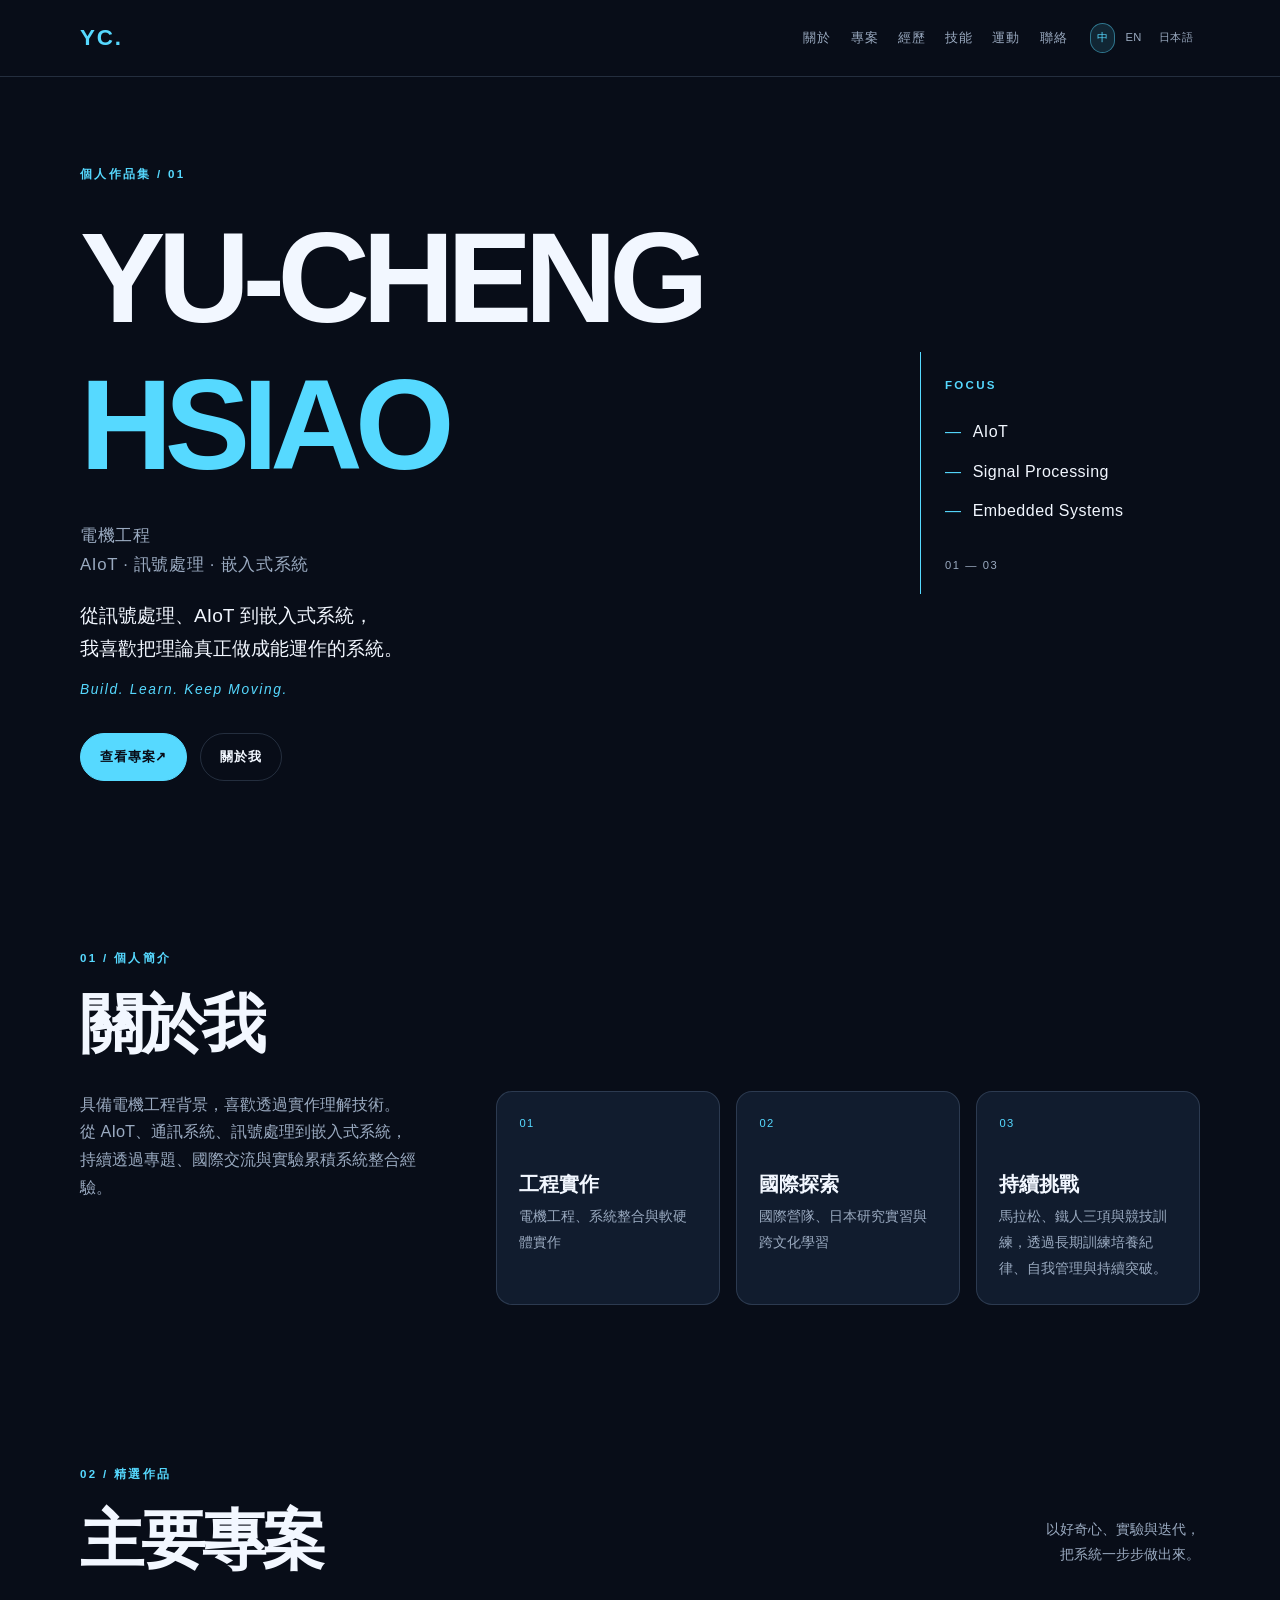
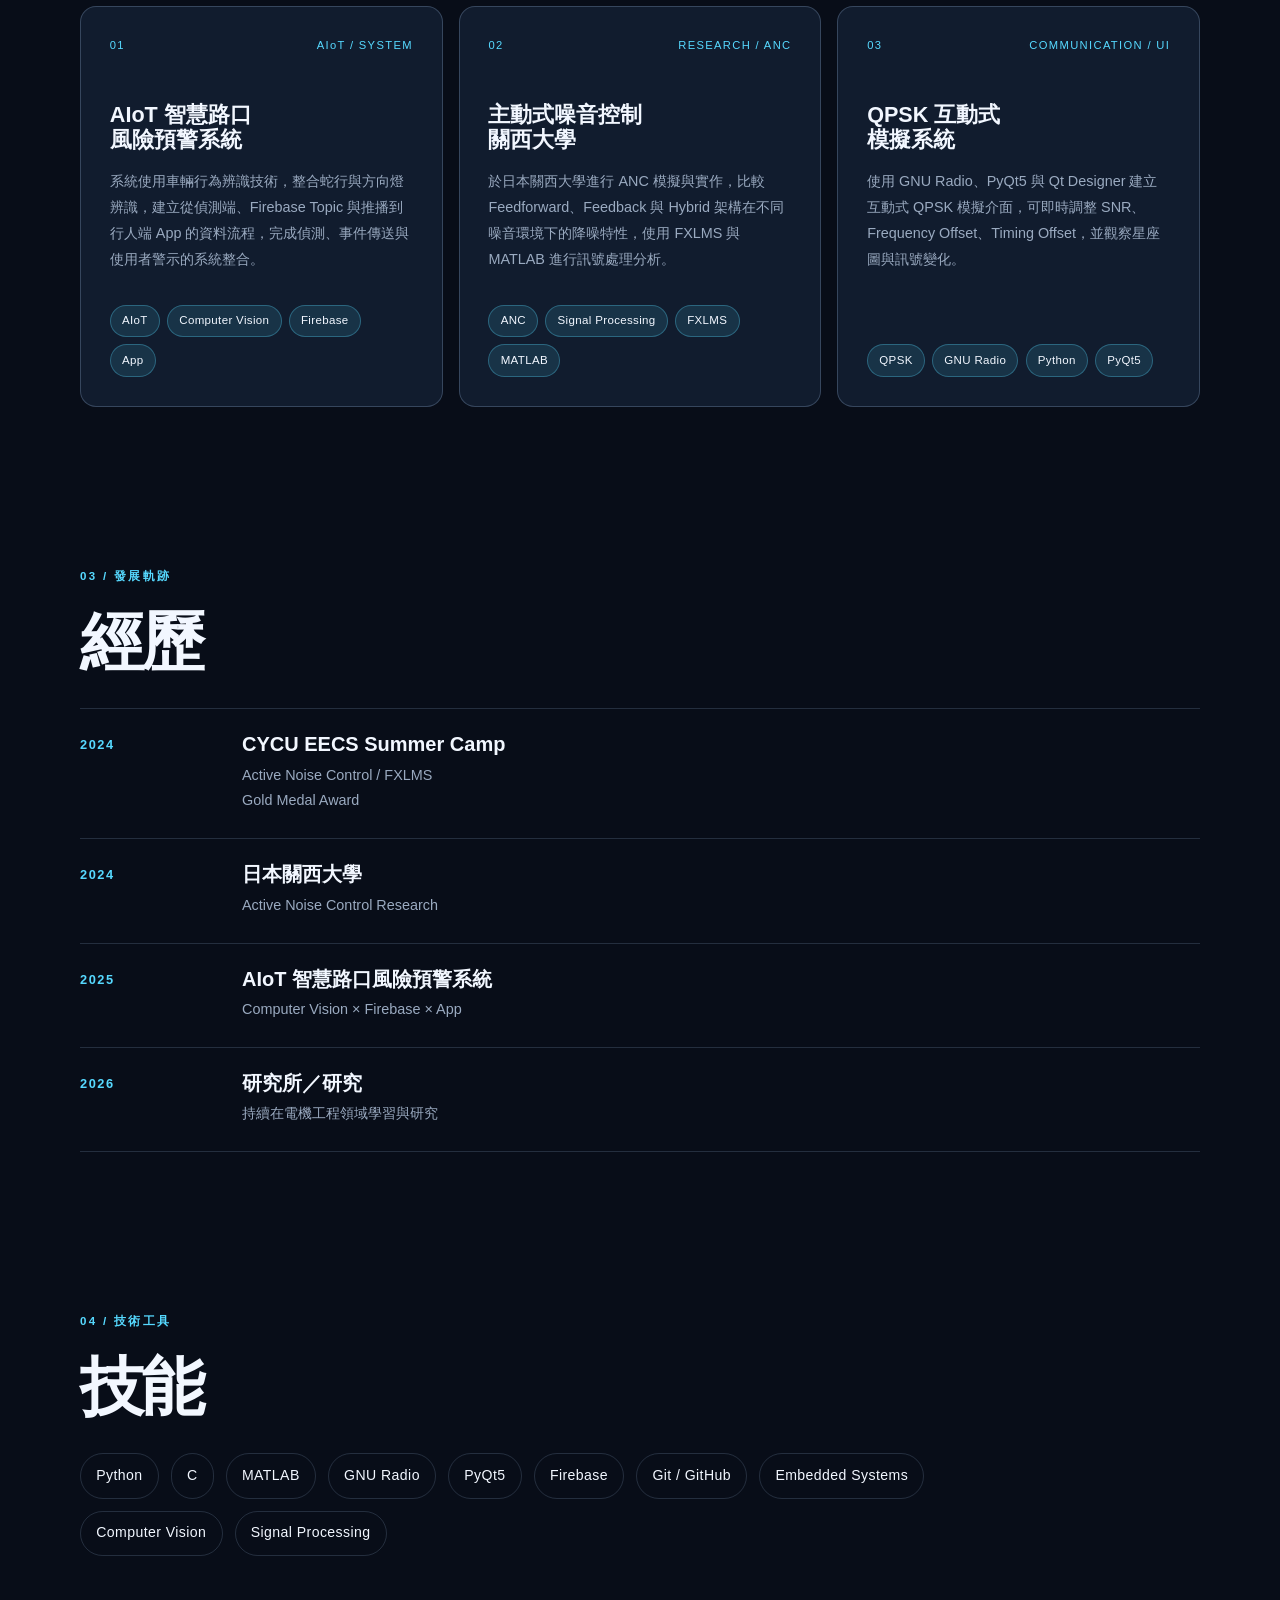
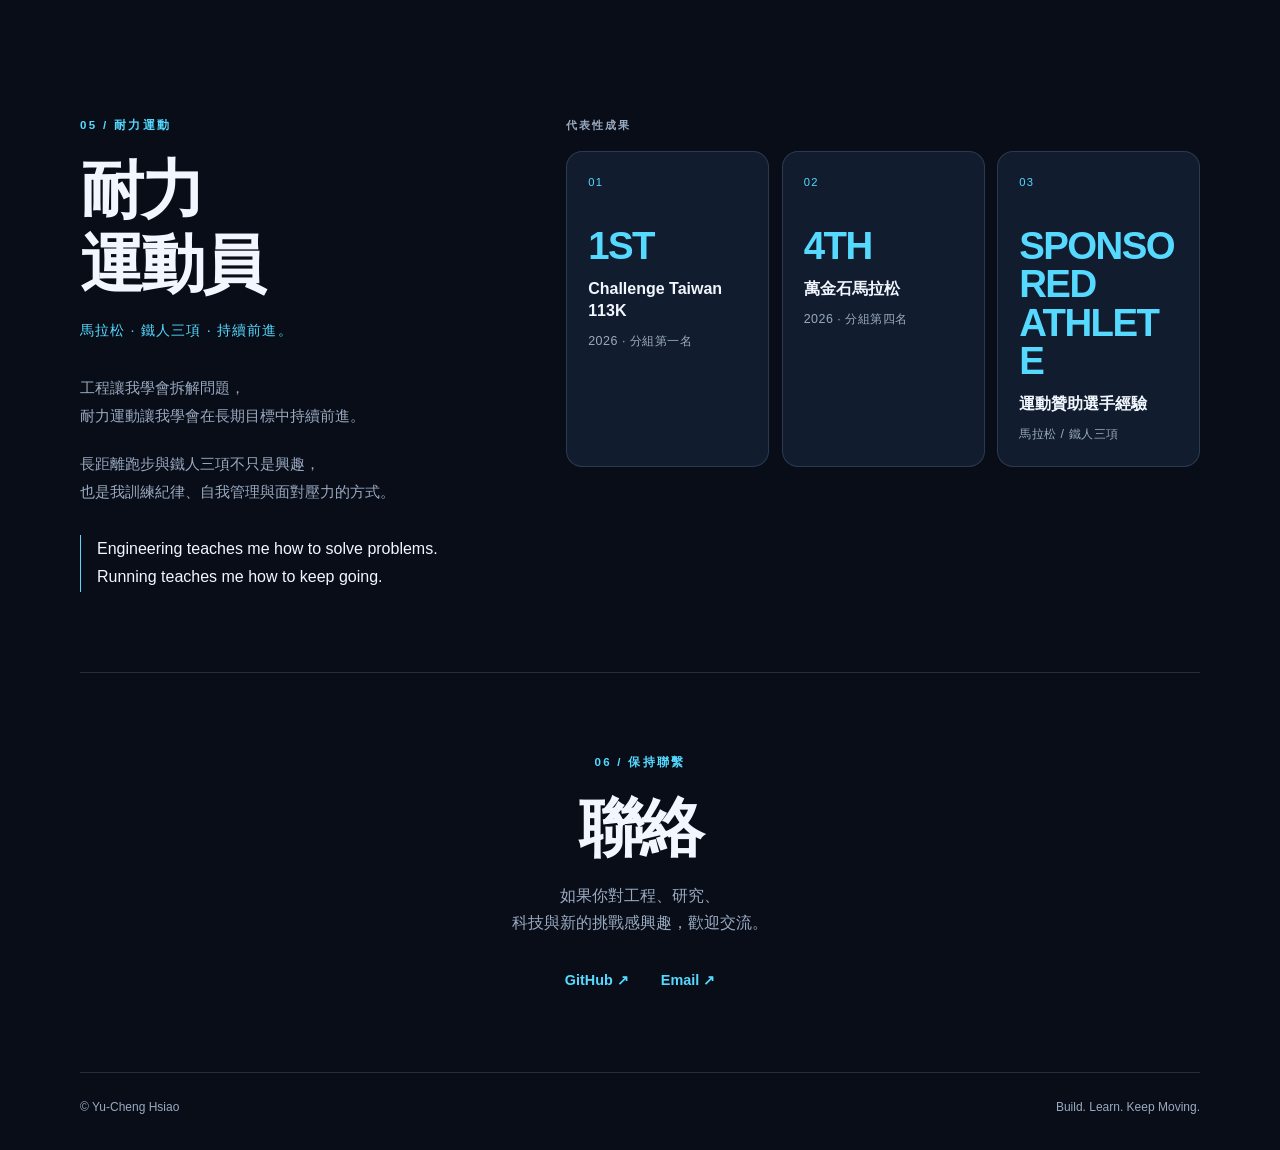
<file: index.html>
<!DOCTYPE html>
<html lang="zh-Hant">
<head>
    <meta charset="UTF-8">
    <meta name="viewport" content="width=device-width, initial-scale=1.0">
    <meta name="description" content="蕭宇呈的個人作品集，聚焦電機工程、AIoT、訊號處理、嵌入式系統與耐力運動。">
    <title>蕭宇呈 Yu-Cheng Hsiao | 個人作品集</title>
    <link rel="stylesheet" href="style.css">
</head>

<body>
    <header class="site-header">
        <nav class="navbar container" aria-label="主要導覽">
            <a class="brand" href="#top" aria-label="回到頁面頂端">YC.</a>
            <div class="nav-tools">
                <div class="nav-links">
                    <a href="#about">關於</a>
                    <a href="#projects">專案</a>
                    <a href="#journey">經歷</a>
                    <a href="#skills">技能</a>
                    <a href="#beyond">運動</a>
                    <a href="#contact">聯絡</a>
                </div>
                <div class="language-switcher" aria-label="語言切換">
                    <a class="active" href="index.html" aria-current="page">中</a>
                    <a href="en.html">EN</a>
                    <a href="ja.html">日本語</a>
                </div>
            </div>
        </nav>
    </header>

    <main id="top">
        <section class="hero section container" aria-labelledby="hero-title">
            <div class="hero-content">
                <p class="eyebrow">個人作品集 / 01</p>
                <h1 id="hero-title">YU-CHENG<br><span>HSIAO</span></h1>
                <p class="hero-subtitle">電機工程<br>AIoT · 訊號處理 · 嵌入式系統</p>
                <p class="hero-copy">從訊號處理、AIoT 到嵌入式系統，<br>我喜歡把理論真正做成能運作的系統。</p>
                <p class="hero-motto">Build. Learn. Keep Moving.</p>
                <div class="hero-actions">
                    <a class="button button-primary" href="#projects">查看專案 <span aria-hidden="true">↗</span></a>
                    <a class="button button-secondary" href="#about">關於我</a>
                </div>
            </div>
            <aside class="hero-focus" aria-label="目前關注領域">
                <p class="eyebrow">FOCUS</p>
                <ul><li>AIoT</li><li>Signal Processing</li><li>Embedded Systems</li></ul>
                <span class="focus-index">01 — 03</span>
            </aside>
        </section>

        <section id="about" class="section container" aria-labelledby="about-title">
            <div class="section-heading"><p class="eyebrow">01 / 個人簡介</p><h2 id="about-title">關於我</h2></div>
            <div class="about-layout">
                <p class="about-intro">具備電機工程背景，喜歡透過實作理解技術。<br>從 AIoT、通訊系統、訊號處理到嵌入式系統，<br>持續透過專題、國際交流與實驗累積系統整合經驗。</p>
                <div class="about-cards">
                    <article class="info-card"><span class="card-number">01</span><h3>工程實作</h3><p>電機工程、系統整合與軟硬體實作</p></article>
                    <article class="info-card"><span class="card-number">02</span><h3>國際探索</h3><p>國際營隊、日本研究實習與跨文化學習</p></article>
                    <article class="info-card"><span class="card-number">03</span><h3>持續挑戰</h3><p>馬拉松、鐵人三項與競技訓練，透過長期訓練培養紀律、自我管理與持續突破。</p></article>
                </div>
            </div>
        </section>

        <section id="projects" class="section container" aria-labelledby="projects-title">
            <div class="section-heading section-heading-row"><div><p class="eyebrow">02 / 精選作品</p><h2 id="projects-title">主要專案</h2></div><p class="section-note">以好奇心、實驗與迭代，<br>把系統一步步做出來。</p></div>
            <div class="project-grid">
                <article class="project-card project-card-featured">
                    <div class="project-card-top"><span>01</span><span>AIoT / SYSTEM</span></div>
                    <h3>AIoT 智慧路口<br>風險預警系統</h3>
                    <p>系統使用車輛行為辨識技術，整合蛇行與方向燈辨識，建立從偵測端、Firebase Topic 與推播到行人端 App 的資料流程，完成偵測、事件傳送與使用者警示的系統整合。</p>
                    <div class="tag-list" aria-label="專案技術"><span>AIoT</span><span>Computer Vision</span><span>Firebase</span><span>App</span></div>
                </article>
                <article class="project-card">
                    <div class="project-card-top"><span>02</span><span>RESEARCH / ANC</span></div>
                    <h3>主動式噪音控制<br>關西大學</h3>
                    <p>於日本關西大學進行 ANC 模擬與實作，比較 Feedforward、Feedback 與 Hybrid 架構在不同噪音環境下的降噪特性，使用 FXLMS 與 MATLAB 進行訊號處理分析。</p>
                    <div class="tag-list" aria-label="專案技術"><span>ANC</span><span>Signal Processing</span><span>FXLMS</span><span>MATLAB</span></div>
                </article>
                <article class="project-card">
                    <div class="project-card-top"><span>03</span><span>COMMUNICATION / UI</span></div>
                    <h3>QPSK 互動式<br>模擬系統</h3>
                    <p>使用 GNU Radio、PyQt5 與 Qt Designer 建立互動式 QPSK 模擬介面，可即時調整 SNR、Frequency Offset、Timing Offset，並觀察星座圖與訊號變化。</p>
                    <div class="tag-list" aria-label="專案技術"><span>QPSK</span><span>GNU Radio</span><span>Python</span><span>PyQt5</span></div>
                </article>
            </div>
        </section>

        <section id="journey" class="section container" aria-labelledby="journey-title">
            <div class="section-heading"><p class="eyebrow">03 / 發展軌跡</p><h2 id="journey-title">經歷</h2></div>
            <div class="timeline">
                <article class="timeline-item"><p class="timeline-year">2024</p><div><h3>CYCU EECS Summer Camp</h3><p>Active Noise Control / FXLMS<br>Gold Medal Award</p></div></article>
                <article class="timeline-item"><p class="timeline-year">2024</p><div><h3>日本關西大學</h3><p>Active Noise Control Research</p></div></article>
                <article class="timeline-item"><p class="timeline-year">2025</p><div><h3>AIoT 智慧路口風險預警系統</h3><p>Computer Vision × Firebase × App</p></div></article>
                <article class="timeline-item"><p class="timeline-year">2026</p><div><h3>研究所／研究</h3><p>持續在電機工程領域學習與研究</p></div></article>
            </div>
        </section>

        <section id="skills" class="section container" aria-labelledby="skills-title">
            <div class="section-heading"><p class="eyebrow">04 / 技術工具</p><h2 id="skills-title">技能</h2></div>
            <div class="skills-list" aria-label="技術技能"><span>Python</span><span>C</span><span>MATLAB</span><span>GNU Radio</span><span>PyQt5</span><span>Firebase</span><span>Git / GitHub</span><span>Embedded Systems</span><span>Computer Vision</span><span>Signal Processing</span></div>
        </section>

        <section id="beyond" class="section container athlete-section" aria-labelledby="athlete-title">
            <div class="athlete-layout">
                <div class="athlete-intro"><p class="eyebrow">05 / 耐力運動</p><h2 id="athlete-title">耐力<br>運動員</h2><p class="athlete-subtitle">馬拉松 · 鐵人三項 · 持續前進。</p><div class="athlete-principle"><p>工程讓我學會拆解問題，<br>耐力運動讓我學會在長期目標中持續前進。</p><p>長距離跑步與鐵人三項不只是興趣，<br>也是我訓練紀律、自我管理與面對壓力的方式。</p></div><blockquote>Engineering teaches me how to solve problems.<br>Running teaches me how to keep going.</blockquote></div>
                <div class="achievement-area"><p class="achievement-label">代表性成果</p><div class="achievement-grid">
                    <article class="achievement-card"><span class="achievement-number">01</span><strong>1ST</strong><h3>Challenge Taiwan 113K</h3><p>2026 · 分組第一名</p></article>
                    <article class="achievement-card"><span class="achievement-number">02</span><strong>4TH</strong><h3>萬金石馬拉松</h3><p>2026 · 分組第四名</p></article>
                    <article class="achievement-card"><span class="achievement-number">03</span><strong>SPONSORED<br>ATHLETE</strong><h3>運動贊助選手經驗</h3><p>馬拉松 / 鐵人三項</p></article>
                </div></div>
            </div>
        </section>

        <section id="contact" class="section contact-section container" aria-labelledby="contact-title">
            <p class="eyebrow">06 / 保持聯繫</p><h2 id="contact-title">聯絡</h2><p>如果你對工程、研究、<br>科技與新的挑戰感興趣，歡迎交流。</p>
            <div class="contact-links"><a href="#">GitHub <span aria-hidden="true">↗</span></a><a href="#">Email <span aria-hidden="true">↗</span></a></div>
        </section>
    </main>

    <footer class="site-footer container"><p>© Yu-Cheng Hsiao</p><p>Build. Learn. Keep Moving.</p></footer>
    <script src="script.js"></script>
</body>
</html>
</file>
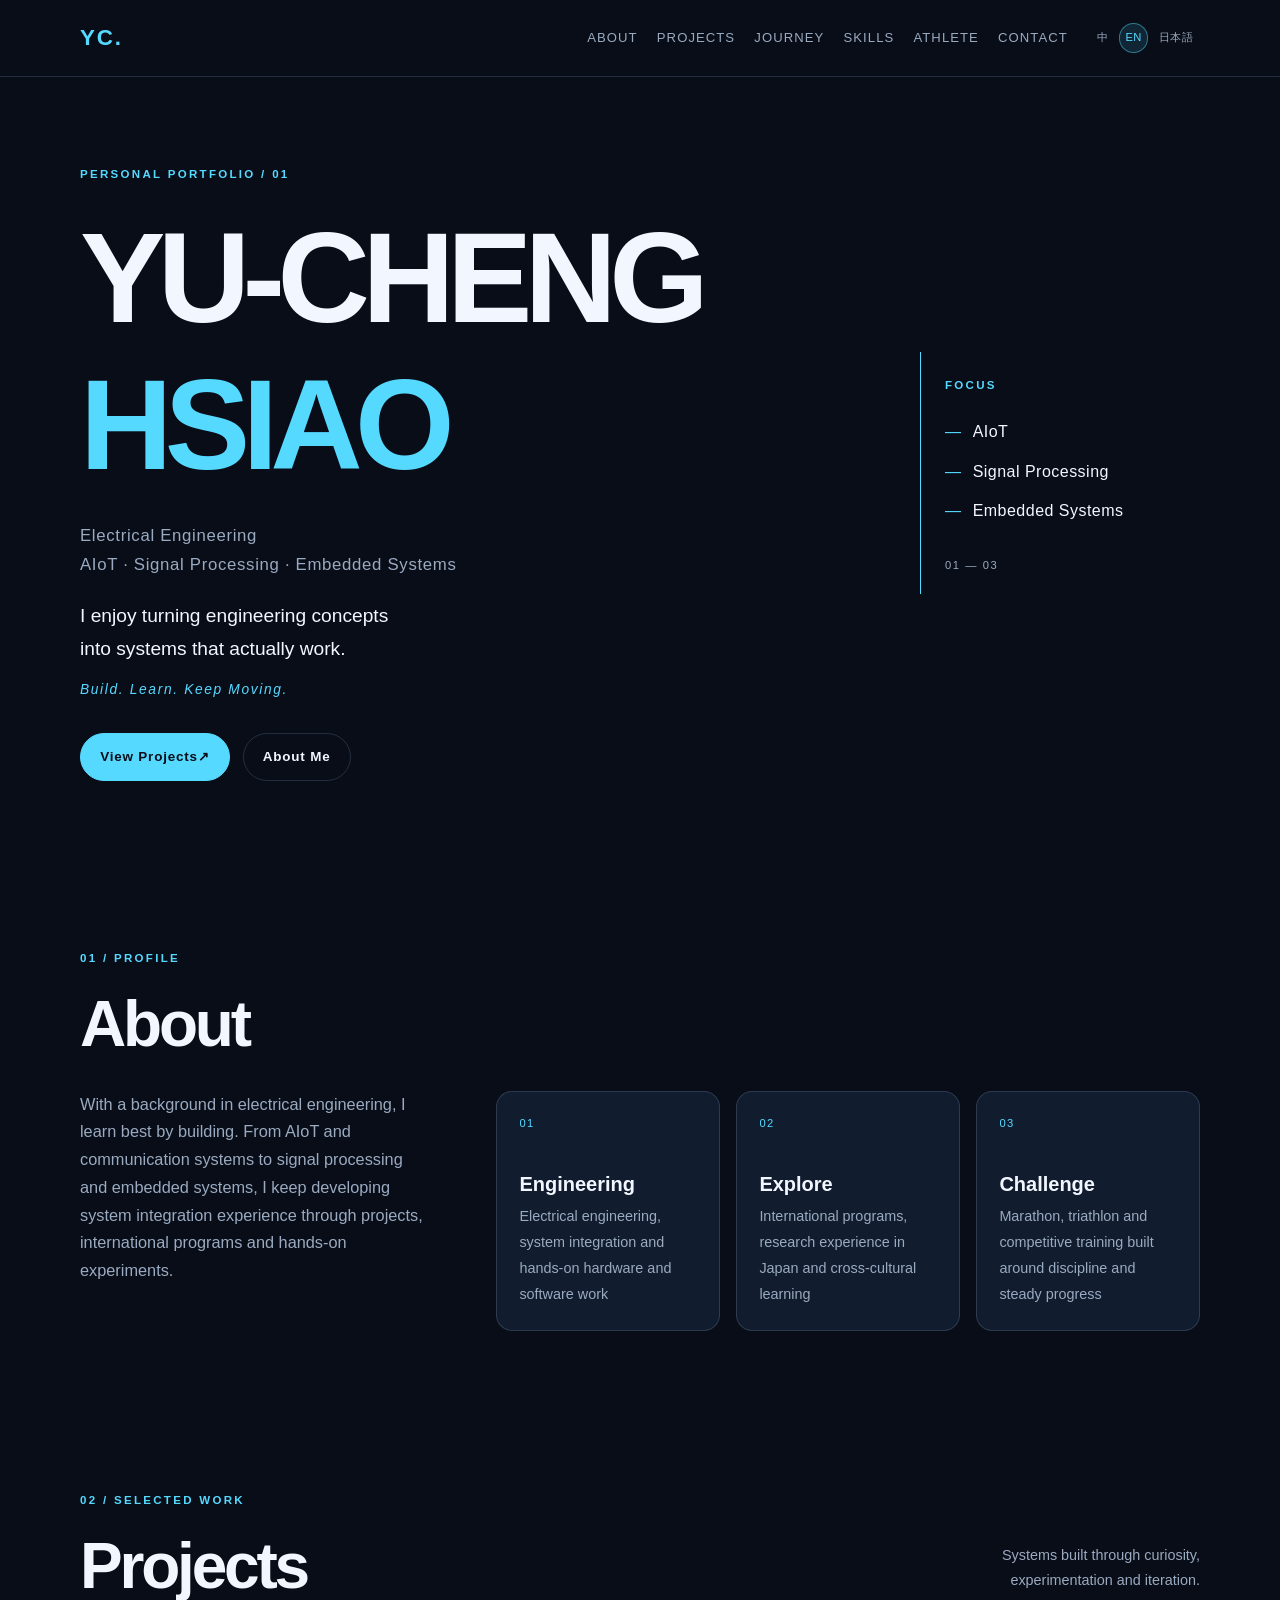
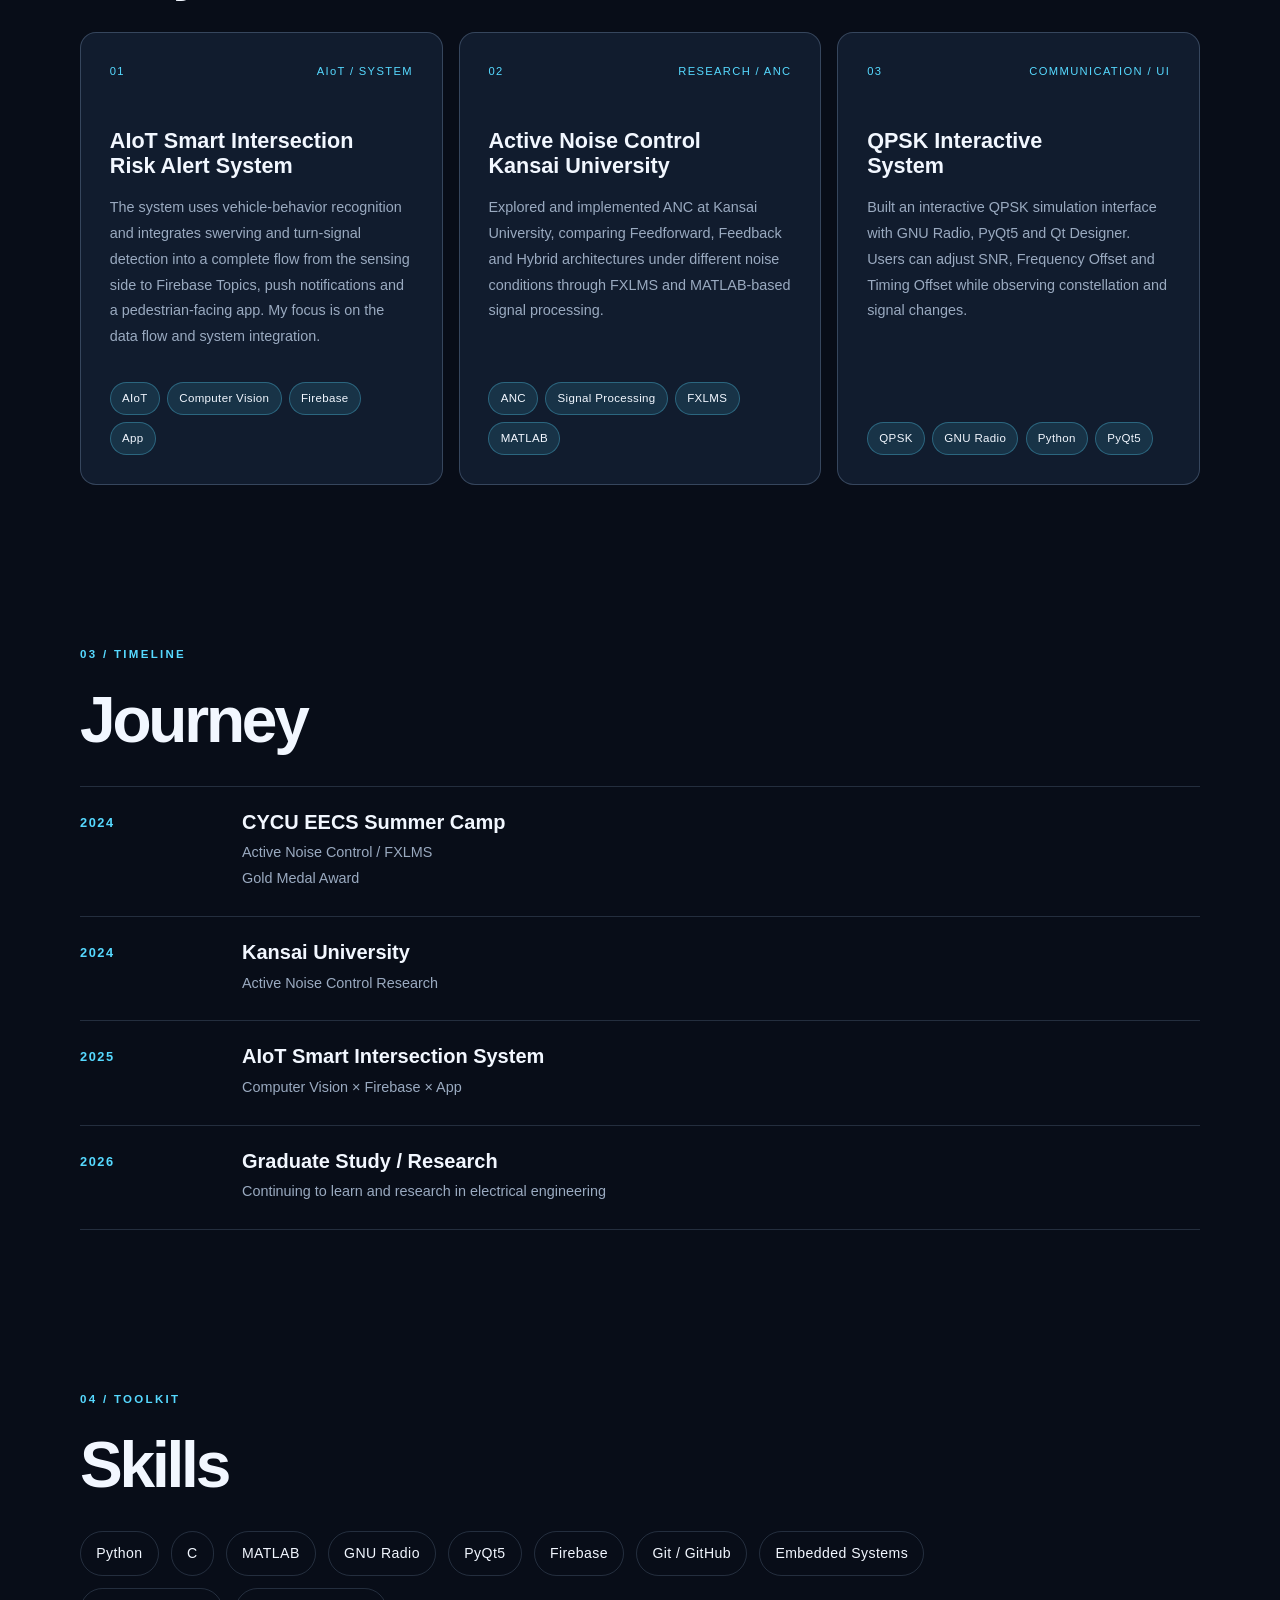
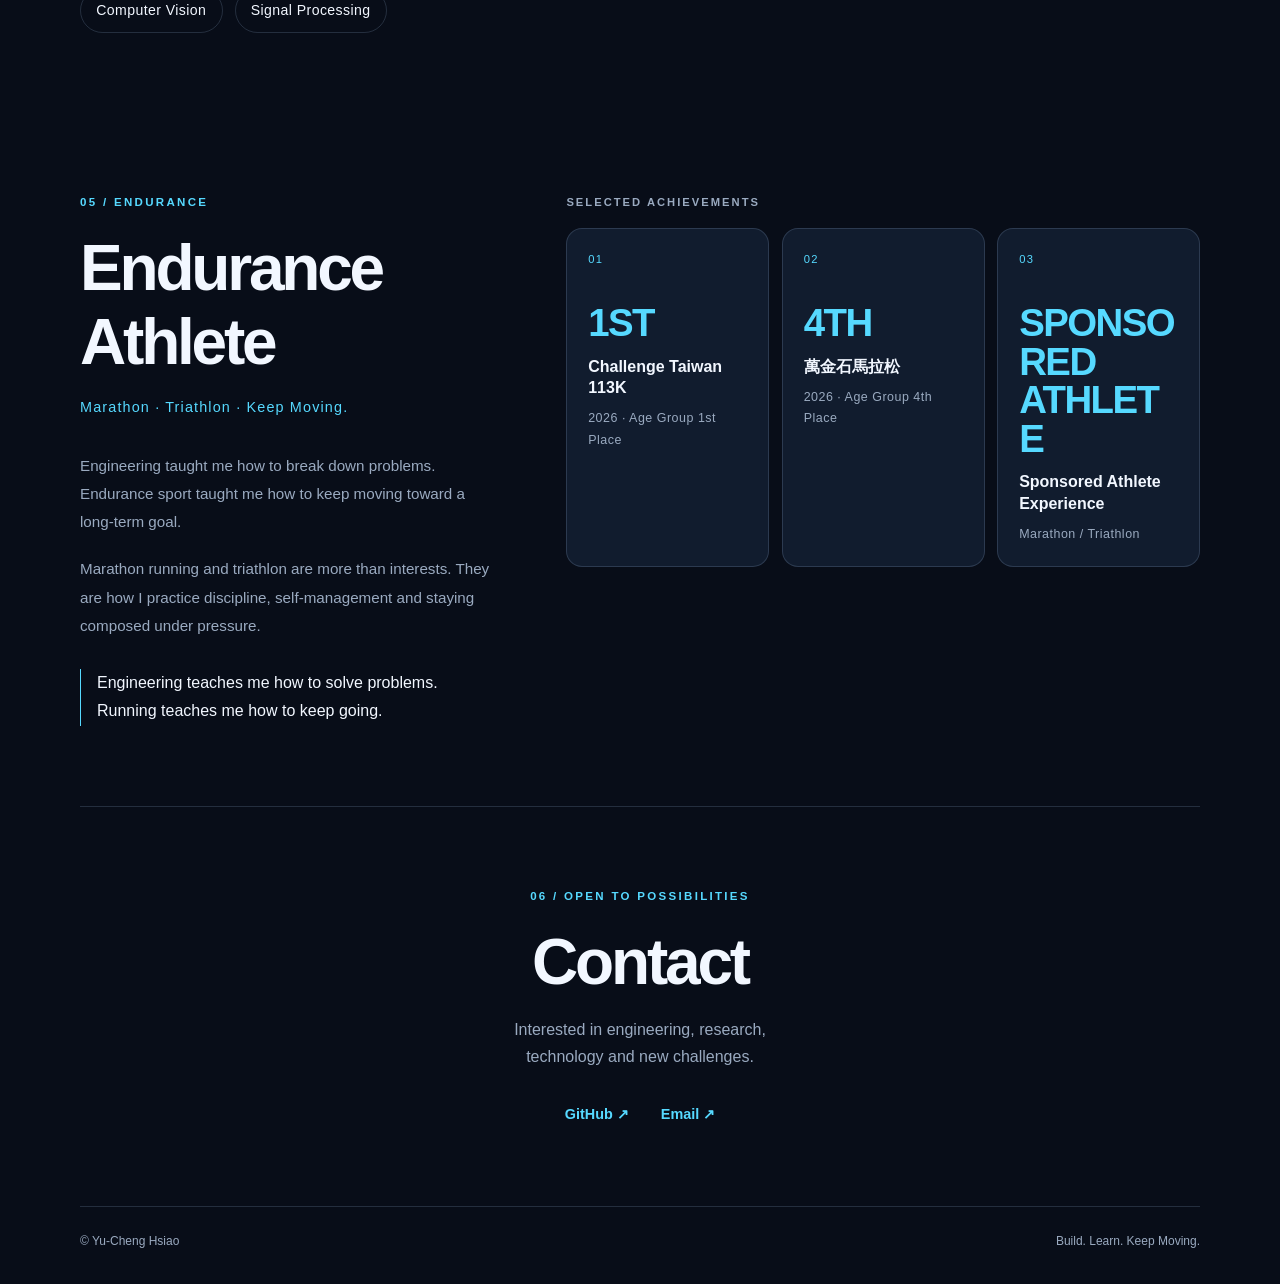
<file: en.html>
<!DOCTYPE html>
<html lang="en">
<head>
    <meta charset="UTF-8">
    <meta name="viewport" content="width=device-width, initial-scale=1.0">
    <meta name="description" content="Yu-Cheng Hsiao's portfolio focused on electrical engineering, AIoT, signal processing, embedded systems and endurance sport.">
    <title>Yu-Cheng Hsiao | Personal Portfolio</title>
    <link rel="stylesheet" href="style.css">
</head>

<body>
    <header class="site-header">
        <nav class="navbar container" aria-label="Main navigation">
            <a class="brand" href="#top" aria-label="Back to top">YC.</a>
            <div class="nav-tools">
                <div class="nav-links">
                    <a href="#about">ABOUT</a><a href="#projects">PROJECTS</a><a href="#journey">JOURNEY</a><a href="#skills">SKILLS</a><a href="#beyond">ATHLETE</a><a href="#contact">CONTACT</a>
                </div>
                <div class="language-switcher" aria-label="Language switcher"><a href="index.html">中</a><a class="active" href="en.html" aria-current="page">EN</a><a href="ja.html">日本語</a></div>
            </div>
        </nav>
    </header>

    <main id="top">
        <section class="hero section container" aria-labelledby="hero-title">
            <div class="hero-content"><p class="eyebrow">PERSONAL PORTFOLIO / 01</p><h1 id="hero-title">YU-CHENG<br><span>HSIAO</span></h1><p class="hero-subtitle">Electrical Engineering<br>AIoT · Signal Processing · Embedded Systems</p><p class="hero-copy">I enjoy turning engineering concepts<br>into systems that actually work.</p><p class="hero-motto">Build. Learn. Keep Moving.</p><div class="hero-actions"><a class="button button-primary" href="#projects">View Projects <span aria-hidden="true">↗</span></a><a class="button button-secondary" href="#about">About Me</a></div></div>
            <aside class="hero-focus" aria-label="Current focus areas"><p class="eyebrow">FOCUS</p><ul><li>AIoT</li><li>Signal Processing</li><li>Embedded Systems</li></ul><span class="focus-index">01 — 03</span></aside>
        </section>

        <section id="about" class="section container" aria-labelledby="about-title">
            <div class="section-heading"><p class="eyebrow">01 / PROFILE</p><h2 id="about-title">About</h2></div>
            <div class="about-layout"><p class="about-intro">With a background in electrical engineering, I learn best by building. From AIoT and communication systems to signal processing and embedded systems, I keep developing system integration experience through projects, international programs and hands-on experiments.</p><div class="about-cards"><article class="info-card"><span class="card-number">01</span><h3>Engineering</h3><p>Electrical engineering, system integration and hands-on hardware and software work</p></article><article class="info-card"><span class="card-number">02</span><h3>Explore</h3><p>International programs, research experience in Japan and cross-cultural learning</p></article><article class="info-card"><span class="card-number">03</span><h3>Challenge</h3><p>Marathon, triathlon and competitive training built around discipline and steady progress</p></article></div></div>
        </section>

        <section id="projects" class="section container" aria-labelledby="projects-title">
            <div class="section-heading section-heading-row"><div><p class="eyebrow">02 / SELECTED WORK</p><h2 id="projects-title">Projects</h2></div><p class="section-note">Systems built through curiosity,<br>experimentation and iteration.</p></div>
            <div class="project-grid">
                <article class="project-card project-card-featured"><div class="project-card-top"><span>01</span><span>AIoT / SYSTEM</span></div><h3>AIoT Smart Intersection<br>Risk Alert System</h3><p>The system uses vehicle-behavior recognition and integrates swerving and turn-signal detection into a complete flow from the sensing side to Firebase Topics, push notifications and a pedestrian-facing app. My focus is on the data flow and system integration.</p><div class="tag-list" aria-label="Project technologies"><span>AIoT</span><span>Computer Vision</span><span>Firebase</span><span>App</span></div></article>
                <article class="project-card"><div class="project-card-top"><span>02</span><span>RESEARCH / ANC</span></div><h3>Active Noise Control<br>Kansai University</h3><p>Explored and implemented ANC at Kansai University, comparing Feedforward, Feedback and Hybrid architectures under different noise conditions through FXLMS and MATLAB-based signal processing.</p><div class="tag-list" aria-label="Project technologies"><span>ANC</span><span>Signal Processing</span><span>FXLMS</span><span>MATLAB</span></div></article>
                <article class="project-card"><div class="project-card-top"><span>03</span><span>COMMUNICATION / UI</span></div><h3>QPSK Interactive<br>System</h3><p>Built an interactive QPSK simulation interface with GNU Radio, PyQt5 and Qt Designer. Users can adjust SNR, Frequency Offset and Timing Offset while observing constellation and signal changes.</p><div class="tag-list" aria-label="Project technologies"><span>QPSK</span><span>GNU Radio</span><span>Python</span><span>PyQt5</span></div></article>
            </div>
        </section>

        <section id="journey" class="section container" aria-labelledby="journey-title"><div class="section-heading"><p class="eyebrow">03 / TIMELINE</p><h2 id="journey-title">Journey</h2></div><div class="timeline"><article class="timeline-item"><p class="timeline-year">2024</p><div><h3>CYCU EECS Summer Camp</h3><p>Active Noise Control / FXLMS<br>Gold Medal Award</p></div></article><article class="timeline-item"><p class="timeline-year">2024</p><div><h3>Kansai University</h3><p>Active Noise Control Research</p></div></article><article class="timeline-item"><p class="timeline-year">2025</p><div><h3>AIoT Smart Intersection System</h3><p>Computer Vision × Firebase × App</p></div></article><article class="timeline-item"><p class="timeline-year">2026</p><div><h3>Graduate Study / Research</h3><p>Continuing to learn and research in electrical engineering</p></div></article></div></section>

        <section id="skills" class="section container" aria-labelledby="skills-title"><div class="section-heading"><p class="eyebrow">04 / TOOLKIT</p><h2 id="skills-title">Skills</h2></div><div class="skills-list" aria-label="Technical skills"><span>Python</span><span>C</span><span>MATLAB</span><span>GNU Radio</span><span>PyQt5</span><span>Firebase</span><span>Git / GitHub</span><span>Embedded Systems</span><span>Computer Vision</span><span>Signal Processing</span></div></section>

        <section id="beyond" class="section container athlete-section" aria-labelledby="athlete-title"><div class="athlete-layout"><div class="athlete-intro"><p class="eyebrow">05 / ENDURANCE</p><h2 id="athlete-title">Endurance<br>Athlete</h2><p class="athlete-subtitle">Marathon · Triathlon · Keep Moving.</p><div class="athlete-principle"><p>Engineering taught me how to break down problems. Endurance sport taught me how to keep moving toward a long-term goal.</p><p>Marathon running and triathlon are more than interests. They are how I practice discipline, self-management and staying composed under pressure.</p></div><blockquote>Engineering teaches me how to solve problems.<br>Running teaches me how to keep going.</blockquote></div><div class="achievement-area"><p class="achievement-label">SELECTED ACHIEVEMENTS</p><div class="achievement-grid"><article class="achievement-card"><span class="achievement-number">01</span><strong>1ST</strong><h3>Challenge Taiwan 113K</h3><p>2026 · Age Group 1st Place</p></article><article class="achievement-card"><span class="achievement-number">02</span><strong>4TH</strong><h3>萬金石馬拉松</h3><p>2026 · Age Group 4th Place</p></article><article class="achievement-card"><span class="achievement-number">03</span><strong>SPONSORED<br>ATHLETE</strong><h3>Sponsored Athlete Experience</h3><p>Marathon / Triathlon</p></article></div></div></div></section>

        <section id="contact" class="section contact-section container" aria-labelledby="contact-title"><p class="eyebrow">06 / OPEN TO POSSIBILITIES</p><h2 id="contact-title">Contact</h2><p>Interested in engineering, research,<br>technology and new challenges.</p><div class="contact-links"><a href="#">GitHub <span aria-hidden="true">↗</span></a><a href="#">Email <span aria-hidden="true">↗</span></a></div></section>
    </main>

    <footer class="site-footer container"><p>© Yu-Cheng Hsiao</p><p>Build. Learn. Keep Moving.</p></footer>
    <script src="script.js"></script>
</body>
</html>
</file>
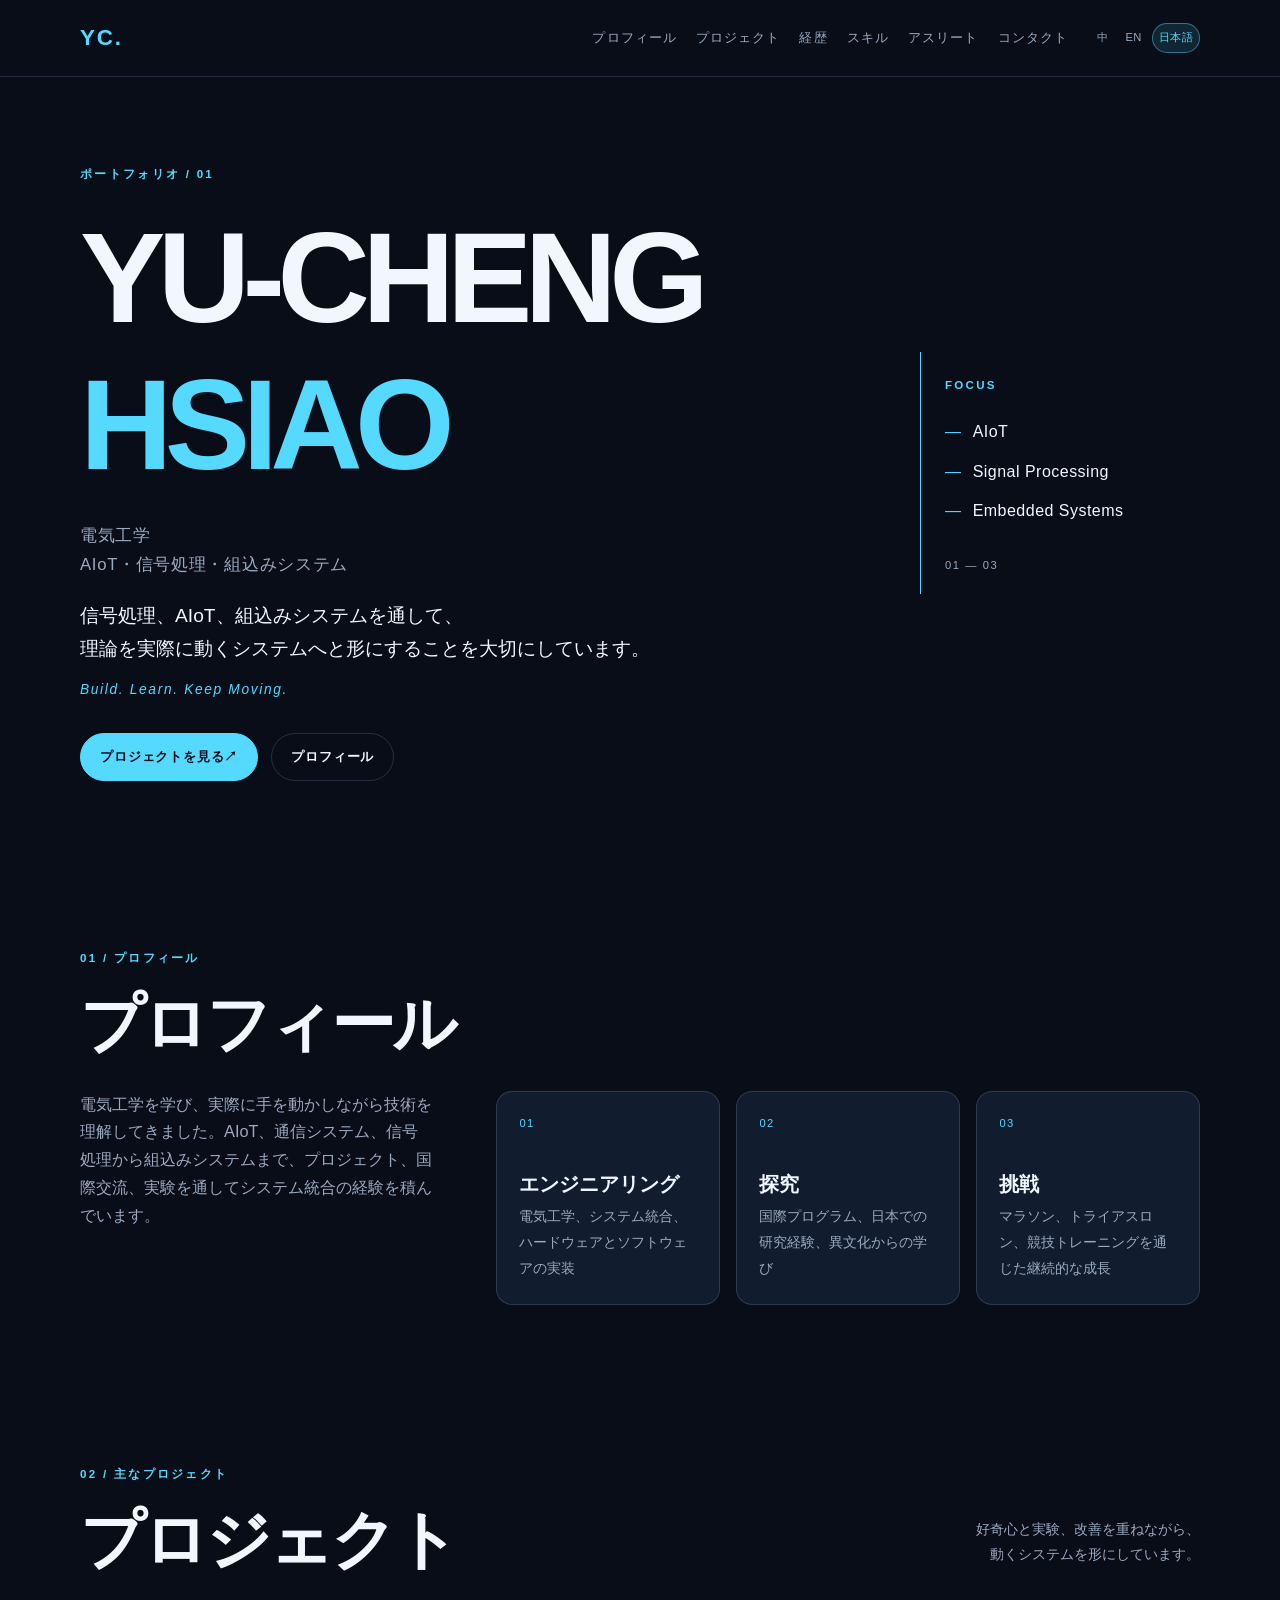
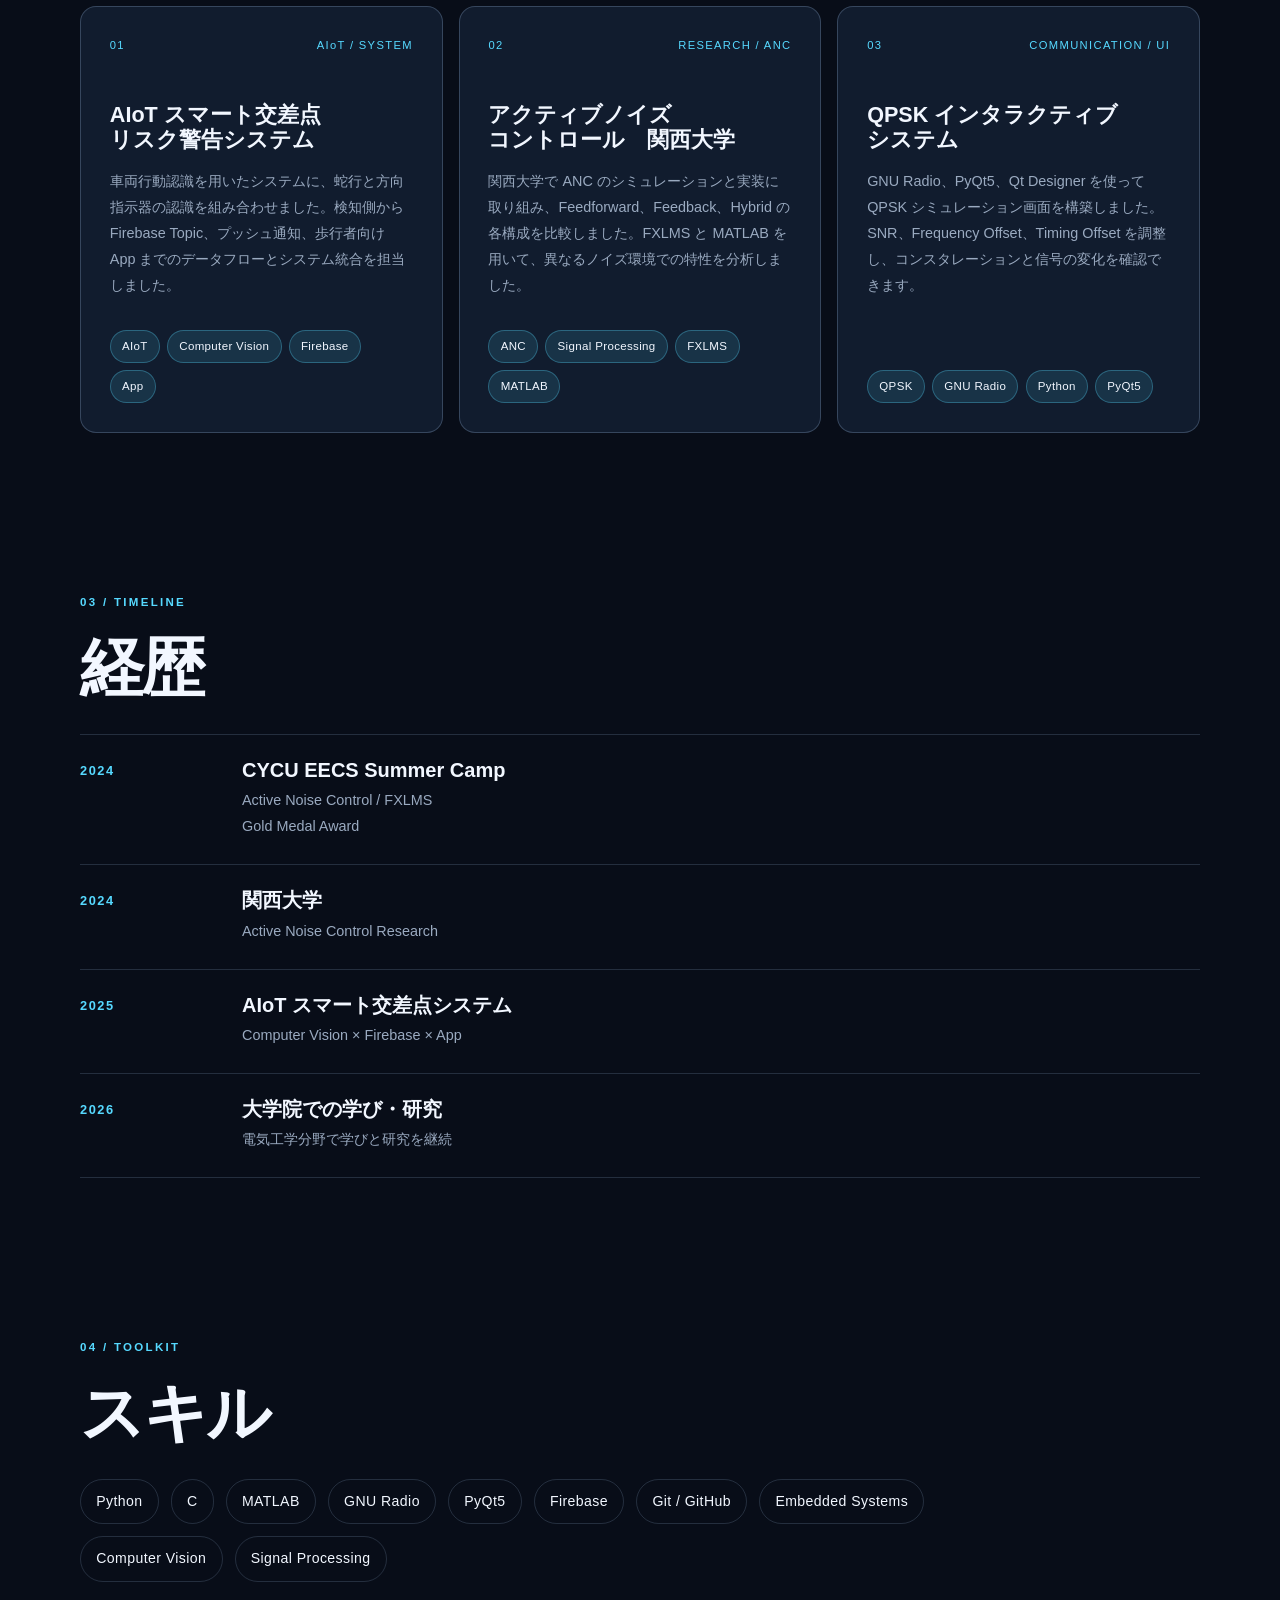
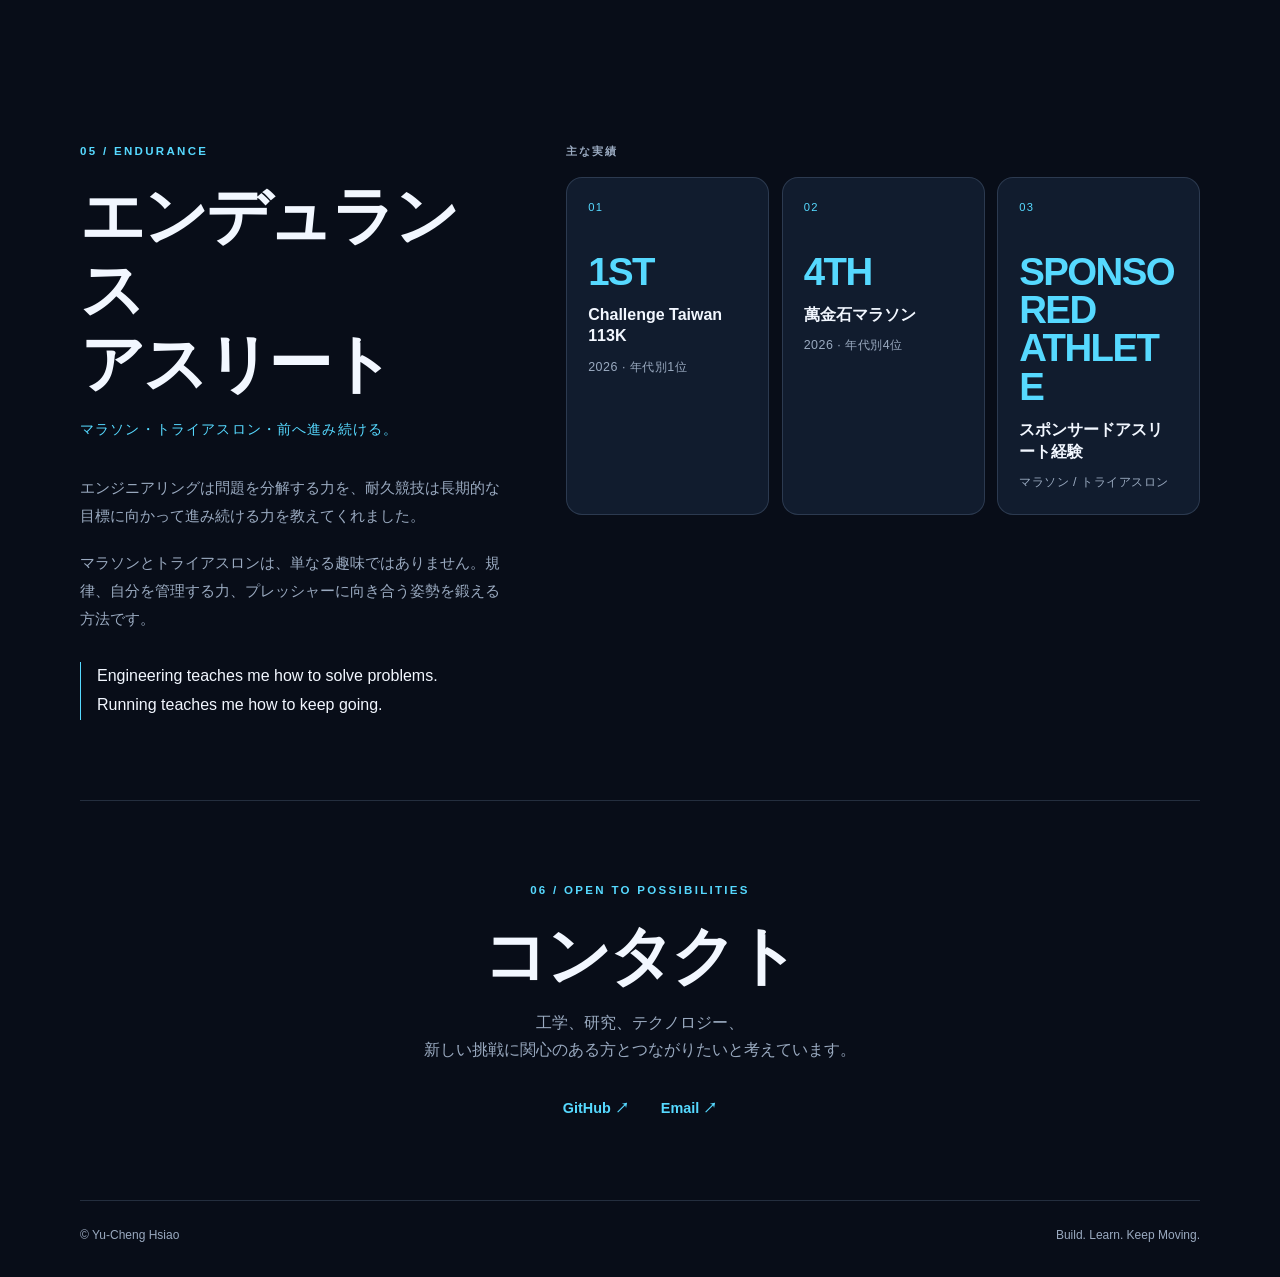
<file: ja.html>
<!DOCTYPE html>
<html lang="ja">
<head>
    <meta charset="UTF-8">
    <meta name="viewport" content="width=device-width, initial-scale=1.0">
    <meta name="description" content="蕭宇呈のポートフォリオ。電気工学、AIoT、信号処理、組込みシステム、エンデュランススポーツを紹介します。">
    <title>Yu-Cheng Hsiao | ポートフォリオ</title>
    <link rel="stylesheet" href="style.css">
</head>

<body>
    <header class="site-header">
        <nav class="navbar container" aria-label="メインナビゲーション">
            <a class="brand" href="#top" aria-label="ページの先頭へ戻る">YC.</a>
            <div class="nav-tools">
                <div class="nav-links"><a href="#about">プロフィール</a><a href="#projects">プロジェクト</a><a href="#journey">経歴</a><a href="#skills">スキル</a><a href="#beyond">アスリート</a><a href="#contact">コンタクト</a></div>
                <div class="language-switcher" aria-label="言語切り替え"><a href="index.html">中</a><a href="en.html">EN</a><a class="active" href="ja.html" aria-current="page">日本語</a></div>
            </div>
        </nav>
    </header>

    <main id="top">
        <section class="hero section container" aria-labelledby="hero-title"><div class="hero-content"><p class="eyebrow">ポートフォリオ / 01</p><h1 id="hero-title">YU-CHENG<br><span>HSIAO</span></h1><p class="hero-subtitle">電気工学<br>AIoT・信号処理・組込みシステム</p><p class="hero-copy">信号処理、AIoT、組込みシステムを通して、<br>理論を実際に動くシステムへと形にすることを大切にしています。</p><p class="hero-motto">Build. Learn. Keep Moving.</p><div class="hero-actions"><a class="button button-primary" href="#projects">プロジェクトを見る <span aria-hidden="true">↗</span></a><a class="button button-secondary" href="#about">プロフィール</a></div></div><aside class="hero-focus" aria-label="現在の注力分野"><p class="eyebrow">FOCUS</p><ul><li>AIoT</li><li>Signal Processing</li><li>Embedded Systems</li></ul><span class="focus-index">01 — 03</span></aside></section>

        <section id="about" class="section container" aria-labelledby="about-title"><div class="section-heading"><p class="eyebrow">01 / プロフィール</p><h2 id="about-title">プロフィール</h2></div><div class="about-layout"><p class="about-intro">電気工学を学び、実際に手を動かしながら技術を理解してきました。AIoT、通信システム、信号処理から組込みシステムまで、プロジェクト、国際交流、実験を通してシステム統合の経験を積んでいます。</p><div class="about-cards"><article class="info-card"><span class="card-number">01</span><h3>エンジニアリング</h3><p>電気工学、システム統合、ハードウェアとソフトウェアの実装</p></article><article class="info-card"><span class="card-number">02</span><h3>探究</h3><p>国際プログラム、日本での研究経験、異文化からの学び</p></article><article class="info-card"><span class="card-number">03</span><h3>挑戦</h3><p>マラソン、トライアスロン、競技トレーニングを通じた継続的な成長</p></article></div></div></section>

        <section id="projects" class="section container" aria-labelledby="projects-title"><div class="section-heading section-heading-row"><div><p class="eyebrow">02 / 主なプロジェクト</p><h2 id="projects-title">プロジェクト</h2></div><p class="section-note">好奇心と実験、改善を重ねながら、<br>動くシステムを形にしています。</p></div><div class="project-grid"><article class="project-card project-card-featured"><div class="project-card-top"><span>01</span><span>AIoT / SYSTEM</span></div><h3>AIoT スマート交差点<br>リスク警告システム</h3><p>車両行動認識を用いたシステムに、蛇行と方向指示器の認識を組み合わせました。検知側から Firebase Topic、プッシュ通知、歩行者向け App までのデータフローとシステム統合を担当しました。</p><div class="tag-list" aria-label="プロジェクト技術"><span>AIoT</span><span>Computer Vision</span><span>Firebase</span><span>App</span></div></article><article class="project-card"><div class="project-card-top"><span>02</span><span>RESEARCH / ANC</span></div><h3>アクティブノイズ<br>コントロール　関西大学</h3><p>関西大学で ANC のシミュレーションと実装に取り組み、Feedforward、Feedback、Hybrid の各構成を比較しました。FXLMS と MATLAB を用いて、異なるノイズ環境での特性を分析しました。</p><div class="tag-list" aria-label="プロジェクト技術"><span>ANC</span><span>Signal Processing</span><span>FXLMS</span><span>MATLAB</span></div></article><article class="project-card"><div class="project-card-top"><span>03</span><span>COMMUNICATION / UI</span></div><h3>QPSK インタラクティブ<br>システム</h3><p>GNU Radio、PyQt5、Qt Designer を使って QPSK シミュレーション画面を構築しました。SNR、Frequency Offset、Timing Offset を調整し、コンスタレーションと信号の変化を確認できます。</p><div class="tag-list" aria-label="プロジェクト技術"><span>QPSK</span><span>GNU Radio</span><span>Python</span><span>PyQt5</span></div></article></div></section>

        <section id="journey" class="section container" aria-labelledby="journey-title"><div class="section-heading"><p class="eyebrow">03 / TIMELINE</p><h2 id="journey-title">経歴</h2></div><div class="timeline"><article class="timeline-item"><p class="timeline-year">2024</p><div><h3>CYCU EECS Summer Camp</h3><p>Active Noise Control / FXLMS<br>Gold Medal Award</p></div></article><article class="timeline-item"><p class="timeline-year">2024</p><div><h3>関西大学</h3><p>Active Noise Control Research</p></div></article><article class="timeline-item"><p class="timeline-year">2025</p><div><h3>AIoT スマート交差点システム</h3><p>Computer Vision × Firebase × App</p></div></article><article class="timeline-item"><p class="timeline-year">2026</p><div><h3>大学院での学び・研究</h3><p>電気工学分野で学びと研究を継続</p></div></article></div></section>

        <section id="skills" class="section container" aria-labelledby="skills-title"><div class="section-heading"><p class="eyebrow">04 / TOOLKIT</p><h2 id="skills-title">スキル</h2></div><div class="skills-list" aria-label="技術スキル"><span>Python</span><span>C</span><span>MATLAB</span><span>GNU Radio</span><span>PyQt5</span><span>Firebase</span><span>Git / GitHub</span><span>Embedded Systems</span><span>Computer Vision</span><span>Signal Processing</span></div></section>

        <section id="beyond" class="section container athlete-section" aria-labelledby="athlete-title"><div class="athlete-layout"><div class="athlete-intro"><p class="eyebrow">05 / ENDURANCE</p><h2 id="athlete-title">エンデュランス<br>アスリート</h2><p class="athlete-subtitle">マラソン・トライアスロン・前へ進み続ける。</p><div class="athlete-principle"><p>エンジニアリングは問題を分解する力を、耐久競技は長期的な目標に向かって進み続ける力を教えてくれました。</p><p>マラソンとトライアスロンは、単なる趣味ではありません。規律、自分を管理する力、プレッシャーに向き合う姿勢を鍛える方法です。</p></div><blockquote>Engineering teaches me how to solve problems.<br>Running teaches me how to keep going.</blockquote></div><div class="achievement-area"><p class="achievement-label">主な実績</p><div class="achievement-grid"><article class="achievement-card"><span class="achievement-number">01</span><strong>1ST</strong><h3>Challenge Taiwan 113K</h3><p>2026 · 年代別1位</p></article><article class="achievement-card"><span class="achievement-number">02</span><strong>4TH</strong><h3>萬金石マラソン</h3><p>2026 · 年代別4位</p></article><article class="achievement-card"><span class="achievement-number">03</span><strong>SPONSORED<br>ATHLETE</strong><h3>スポンサードアスリート経験</h3><p>マラソン / トライアスロン</p></article></div></div></div></section>

        <section id="contact" class="section contact-section container" aria-labelledby="contact-title"><p class="eyebrow">06 / OPEN TO POSSIBILITIES</p><h2 id="contact-title">コンタクト</h2><p>工学、研究、テクノロジー、<br>新しい挑戦に関心のある方とつながりたいと考えています。</p><div class="contact-links"><a href="#">GitHub <span aria-hidden="true">↗</span></a><a href="#">Email <span aria-hidden="true">↗</span></a></div></section>
    </main>

    <footer class="site-footer container"><p>© Yu-Cheng Hsiao</p><p>Build. Learn. Keep Moving.</p></footer>
    <script src="script.js"></script>
</body>
</html>
</file>
<file: style.css>
:root {
    --bg: #080d18;
    --bg-soft: #0d1524;
    --surface: #111c2e;
    --surface-hover: #15243a;
    --text: #f2f7ff;
    --muted: #9aaac0;
    --line: rgba(151, 180, 214, 0.2);
    --accent: #56d9ff;
    --accent-soft: rgba(86, 217, 255, 0.12);
    --container: 1120px;
    --radius: 16px;
}

* { box-sizing: border-box; }

html { scroll-behavior: smooth; }

body {
    min-width: 0;
    margin: 0;
    background: var(--bg);
    color: var(--text);
    font-family: Arial, "Noto Sans TC", sans-serif;
    line-height: 1.7;
    overflow-x: hidden;
}

a { color: inherit; text-decoration: none; }

.container { width: min(calc(100% - 3rem), var(--container)); margin-inline: auto; }

.site-header { border-bottom: 1px solid var(--line); background: rgba(8, 13, 24, 0.88); }

.navbar { display: flex; min-height: 76px; align-items: center; justify-content: space-between; gap: 2rem; }

.brand { color: var(--accent); font-size: 1.4rem; font-weight: 700; letter-spacing: 0.08em; }

.nav-tools { display: flex; min-width: 0; align-items: center; justify-content: flex-end; gap: 1.4rem; }
.nav-links { display: flex; flex-wrap: wrap; justify-content: flex-end; gap: 1.2rem; color: var(--muted); font-size: 0.82rem; letter-spacing: 0.08em; text-transform: uppercase; }

.language-switcher { display: flex; flex-shrink: 0; align-items: center; gap: 0.25rem; color: var(--muted); font-size: 0.7rem; letter-spacing: 0.04em; }
.language-switcher a { padding: 0.25rem 0.35rem; border: 1px solid transparent; border-radius: 999px; transition: color 180ms ease, border-color 180ms ease, background 180ms ease; }
.language-switcher a:hover, .language-switcher a:focus-visible, .language-switcher a.active { border-color: rgba(86, 217, 255, 0.45); background: var(--accent-soft); color: var(--accent); }

.nav-links a, .contact-links a { transition: color 180ms ease; }

.nav-links a:hover, .nav-links a:focus-visible, .contact-links a:hover, .contact-links a:focus-visible { color: var(--accent); }

.section { padding: 5rem 0; scroll-margin-top: 2rem; }

.hero { min-height: 560px; display: grid; grid-template-columns: minmax(0, 1.35fr) minmax(220px, 0.65fr); align-items: center; gap: 4rem; padding-top: 5.5rem; padding-bottom: 5.5rem; }

.eyebrow { margin: 0 0 1.2rem; color: var(--accent); font-size: 0.72rem; font-weight: 700; letter-spacing: 0.2em; text-transform: uppercase; }

h1, h2, h3, p { margin-top: 0; }
h1, h2, h3 { line-height: 1.15; }

h1 { max-width: 850px; margin-bottom: 1.5rem; font-size: clamp(3.7rem, 10vw, 8.8rem); letter-spacing: -0.06em; }
h1 span { color: var(--accent); }
h2 { margin-bottom: 1.8rem; font-size: clamp(2.2rem, 5vw, 4.2rem); letter-spacing: -0.05em; }
h3 { font-size: 1.25rem; }

.hero-subtitle { margin-bottom: 1.3rem; color: var(--muted); font-size: 1.05rem; letter-spacing: 0.04em; }
.hero-copy { max-width: 590px; margin-bottom: 0.8rem; font-size: 1.2rem; }
.hero-motto { margin-bottom: 2rem; color: var(--accent); font-size: 0.86rem; font-style: italic; letter-spacing: 0.12em; }

.hero-actions { display: flex; flex-wrap: wrap; gap: 0.8rem; }

.hero-focus {
    justify-self: end;
    width: min(100%, 280px);
    padding: 1.5rem 0 1.2rem 1.5rem;
    border-left: 1px solid var(--accent);
}

.hero-focus .eyebrow { margin-bottom: 1.4rem; }

.hero-focus ul {
    display: grid;
    gap: 0.75rem;
    margin: 0;
    padding: 0;
    list-style: none;
    color: var(--text);
    font-size: 1rem;
    letter-spacing: 0.03em;
}

.hero-focus li::before {
    margin-right: 0.7rem;
    color: var(--accent);
    content: "—";
}

.focus-index {
    display: block;
    margin-top: 2rem;
    color: var(--muted);
    font-size: 0.7rem;
    letter-spacing: 0.14em;
}

.button { display: inline-flex; min-height: 48px; align-items: center; justify-content: center; padding: 0.65rem 1.2rem; border: 1px solid var(--line); border-radius: 999px; font-size: 0.84rem; font-weight: 700; letter-spacing: 0.06em; transition: background 180ms ease, border-color 180ms ease, transform 180ms ease; }
.button:hover, .button:focus-visible { transform: translateY(-2px); }
.button-primary { border-color: var(--accent); background: var(--accent); color: var(--bg); }
.button-primary:hover, .button-primary:focus-visible { background: #9deaff; }
.button-secondary:hover, .button-secondary:focus-visible { border-color: var(--accent); background: var(--accent-soft); }

.section-heading-row { display: flex; align-items: flex-end; justify-content: space-between; gap: 2rem; }
.section-note { margin-bottom: 2.5rem; color: var(--muted); font-size: 0.9rem; text-align: right; }

.about-layout { display: grid; grid-template-columns: minmax(220px, 0.8fr) minmax(0, 1.6fr); gap: 4rem; align-items: start; }
.about-intro { color: var(--muted); font-size: 1.02rem; }
.about-cards, .project-grid { display: grid; grid-template-columns: repeat(3, minmax(0, 1fr)); gap: 1rem; }
.info-card, .project-card { min-width: 0; border: 1px solid var(--line); border-radius: var(--radius); background: var(--surface); }
.info-card { min-height: 190px; padding: 1.4rem; transition: border-color 180ms ease, background 180ms ease, transform 180ms ease; }
.info-card:hover, .project-card:hover { border-color: rgba(86, 217, 255, 0.55); background: var(--surface-hover); }
.info-card:hover { transform: translateY(-3px); }
.card-number, .project-card-top { color: var(--accent); font-size: 0.7rem; letter-spacing: 0.12em; }
.card-number { display: block; margin-bottom: 2.5rem; }
.info-card h3 { margin-bottom: 0.5rem; }
.info-card p, .project-card p, .timeline-item p { margin-bottom: 0; color: var(--muted); font-size: 0.9rem; line-height: 1.8; }

.project-card { display: flex; min-height: 370px; flex-direction: column; padding: 1.8rem; border-color: rgba(151, 180, 214, 0.28); transition: border-color 180ms ease, background 180ms ease, transform 180ms ease, box-shadow 180ms ease; }
.project-card:hover { transform: translateY(-4px); }
.project-card:hover { box-shadow: 0 14px 34px rgba(0, 0, 0, 0.18); }
.project-card-top { display: flex; justify-content: space-between; margin-bottom: 3rem; }
.project-card h3 { margin-bottom: 1rem; font-size: 1.35rem; }
.project-card p { max-width: 34rem; margin-bottom: 2rem; }
.tag-list { display: flex; flex-wrap: wrap; gap: 0.45rem; margin-top: auto; }
.tag-list span, .skills-list span { display: inline-block; border: 1px solid var(--line); border-radius: 999px; color: var(--muted); font-size: 0.72rem; letter-spacing: 0.03em; }
.tag-list span { padding: 0.35rem 0.7rem; border-color: rgba(86, 217, 255, 0.3); background: var(--accent-soft); color: var(--text); }

.timeline { border-top: 1px solid var(--line); }
.timeline-item { display: grid; grid-template-columns: 130px minmax(0, 1fr); gap: 2rem; padding: 1.5rem 0; border-bottom: 1px solid var(--line); }
.timeline-year { color: var(--accent) !important; font-size: 0.8rem !important; font-weight: 700; letter-spacing: 0.12em; text-transform: uppercase; }
.timeline-item h3 { margin-bottom: 0.4rem; }

.skills-list { display: flex; flex-wrap: wrap; gap: 0.75rem; max-width: 850px; }
.skills-list span { padding: 0.6rem 0.95rem; color: var(--text); font-size: 0.88rem; }

.athlete-layout { display: grid; grid-template-columns: minmax(260px, 0.8fr) minmax(0, 1.2fr); gap: 4rem; align-items: start; }
.athlete-intro h2 { margin-bottom: 1rem; }
.athlete-subtitle { margin-bottom: 2rem; color: var(--accent); font-size: 0.9rem; letter-spacing: 0.08em; }
.athlete-principle { max-width: 430px; color: var(--muted); font-size: 0.95rem; line-height: 1.85; }
.athlete-principle p { margin-bottom: 1.2rem; }
.athlete-principle p:last-child { margin-bottom: 1.8rem; }
.athlete-intro blockquote { margin: 0; padding-left: 1rem; border-left: 1px solid var(--accent); color: var(--text); font-size: 1rem; line-height: 1.8; }
.achievement-label { margin: 0 0 1rem; color: var(--muted); font-size: 0.7rem; font-weight: 700; letter-spacing: 0.18em; }
.achievement-grid { display: grid; grid-template-columns: repeat(3, minmax(0, 1fr)); gap: 0.8rem; }
.achievement-card { min-width: 0; min-height: 230px; padding: 1.3rem; border: 1px solid var(--line); border-radius: var(--radius); background: var(--surface); transition: border-color 180ms ease, background 180ms ease, transform 180ms ease; }
.achievement-card:hover { border-color: rgba(86, 217, 255, 0.6); background: var(--surface-hover); transform: translateY(-3px); }
.achievement-number { display: block; margin-bottom: 2.2rem; color: var(--accent); font-size: 0.7rem; letter-spacing: 0.12em; }
.achievement-card strong { display: block; margin-bottom: 0.8rem; color: var(--accent); font-size: clamp(1.7rem, 3vw, 2.7rem); letter-spacing: -0.04em; line-height: 1; overflow-wrap: anywhere; }
.achievement-card h3 { margin-bottom: 0.6rem; font-size: 1rem; line-height: 1.35; overflow-wrap: anywhere; }
.achievement-card p { margin: 0; color: var(--muted); font-size: 0.78rem; letter-spacing: 0.04em; }

.contact-section { border-top: 1px solid var(--line); text-align: center; }
.contact-section h2 { margin-bottom: 1rem; }
.contact-section > p:not(.eyebrow) { color: var(--muted); }
.contact-links { display: flex; justify-content: center; gap: 2rem; margin-top: 2rem; color: var(--accent); font-size: 0.9rem; font-weight: 700; }

.site-footer { display: flex; justify-content: space-between; gap: 1rem; padding: 1.5rem 0 2rem; border-top: 1px solid var(--line); color: var(--muted); font-size: 0.75rem; }
.site-footer p { margin: 0; }

@media (max-width: 900px) {
    .hero { grid-template-columns: minmax(0, 1fr) minmax(190px, 0.55fr); gap: 2rem; }
    .about-layout, .athlete-layout { grid-template-columns: 1fr; gap: 2rem; }
    .project-grid { grid-template-columns: repeat(2, minmax(0, 1fr)); }
    .project-card-featured { grid-column: span 2; }
    .athlete-principle { max-width: 620px; }
}

@media (max-width: 600px) {
    .container { width: min(calc(100% - 2rem), var(--container)); }
    .navbar { min-height: auto; align-items: flex-start; flex-direction: column; gap: 0.8rem; padding: 1.2rem 0; }
    .nav-tools { width: 100%; align-items: stretch; flex-direction: column; gap: 0.75rem; }
    .nav-links { width: 100%; justify-content: space-between; gap: 0.5rem; font-size: 0.68rem; }
    .language-switcher { align-self: flex-end; }
    .section { padding: 4rem 0; }
    .hero { min-height: 0; display: block; padding-top: 4.5rem; padding-bottom: 4.5rem; }
    h1 { font-size: clamp(3.2rem, 17vw, 5rem); }
    .hero-copy { font-size: 1rem; }
    .section-heading-row { display: block; }
    .section-note { margin-top: -1.5rem; text-align: left; }
    .hero-focus { width: 100%; margin-top: 3rem; padding-top: 1rem; padding-bottom: 0; }
    .about-cards, .project-grid { grid-template-columns: 1fr; }
    .project-card-featured { grid-column: auto; }
    .project-card { min-height: 0; }
    .project-card-top { margin-bottom: 2.5rem; }
    .timeline-item { grid-template-columns: 1fr; gap: 0.25rem; }
    .timeline-item h3 { overflow-wrap: anywhere; }
    .achievement-grid { grid-template-columns: 1fr; }
    .achievement-card { min-height: 0; }
    .site-footer { align-items: flex-start; flex-direction: column; }
}
</file>
